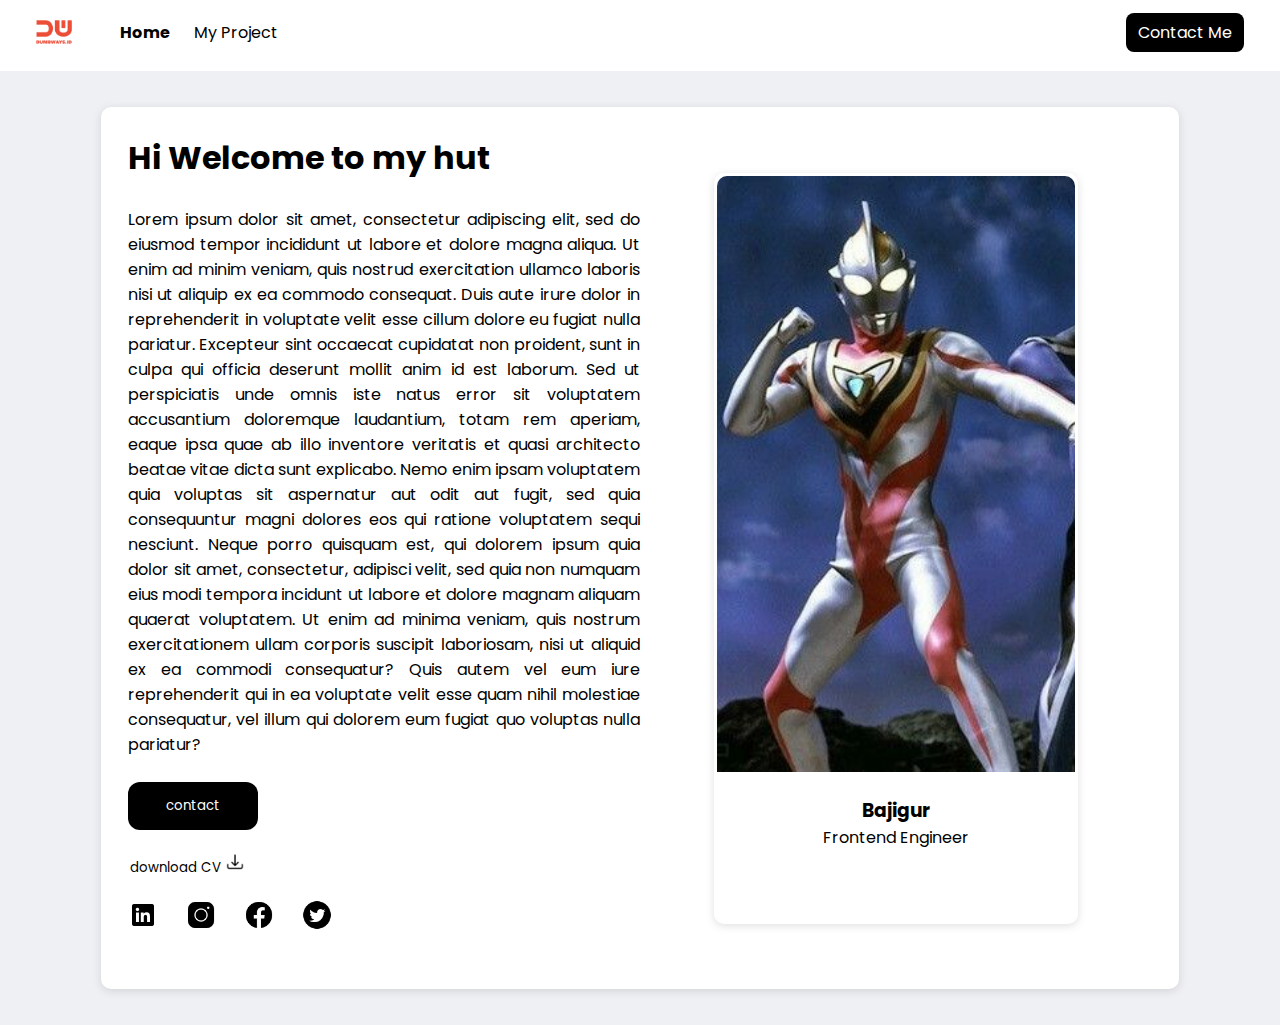
<file: index.html>
<!DOCTYPE html>
<html lang="en">
  <head>
    <meta charset="UTF-8" />
    <meta http-equiv="X-UA-Compatible" content="IE=edge" />
    <meta name="viewport" content="width=device-width, initial-scale=1.0" />
    <link
      rel="stylesheet"
      href="https://cdnjs.cloudflare.com/ajax/libs/font-awesome/6.4.0/css/all.min.css"
      integrity="sha512-iecdLmaskl7CVkqkXNQ/ZH/XLlvWZOJyj7Yy7tcenmpD1ypASozpmT/E0iPtmFIB46ZmdtAc9eNBvH0H/ZpiBw=="
      crossorigin="anonymous"
      referrerpolicy="no-referrer"
    />
    <link rel="stylesheet" href="css/style.css" />
    <title>Portfolio Website</title>
  </head>
  <body style="background-color: rgb(238, 240, 243)">
    <nav>
      <div>
        <img src="assets/logo.png" alt="" width="36px" />
      </div>
      <div class="nav-left">
        <ul>
          <li class="item-collapse">
            <a href="index.html" class="active">Home</a>
          </li>
          <li class="item-collapse"><a href="blog.html">My Project</a></li>
        </ul>
      </div>
      <div class="nav-right item-collapse">
        <a href="contact.html">Contact Me</a>
      </div>
      <div class="nav-right" id="barsmenu">
        <button
          style="background-color: transparent; border: none; cursor: pointer"
          onclick="openHamburger()"
        >
          <i class="fa-2x fa-solid fa-bars"></i>
        </button>
      </div>
    </nav>
    <div class="hamburger-nav-container" id="hamburger-nav-container">
      <a href="index.html" class="hamburger-active">Home</a>
      <a href="blog.html">My Project</a>
      <div class="button-contact-hamburger">
        <a href="contact.html">Contact Me</a>
      </div>
    </div>
    <main>
      <div
        class="container"
        style="
          margin: 36px auto;
          padding: 24px;
          width: 80%;
          border-style: solid;
          border-color: transparent;
          border-radius: 10px;
          background-color: white;
          box-shadow: rgba(99, 99, 99, 0.2) 0px 2px 8px 0px;
          display: flex;
        "
      >
        <div class="container-left">
          <h1>Hi Welcome to my hut</h1>
          <br />
          <p style="text-align: justify">
            Lorem ipsum dolor sit amet, consectetur adipiscing elit, sed do
            eiusmod tempor incididunt ut labore et dolore magna aliqua. Ut enim
            ad minim veniam, quis nostrud exercitation ullamco laboris nisi ut
            aliquip ex ea commodo consequat. Duis aute irure dolor in
            reprehenderit in voluptate velit esse cillum dolore eu fugiat nulla
            pariatur. Excepteur sint occaecat cupidatat non proident, sunt in
            culpa qui officia deserunt mollit anim id est laborum. Sed ut
            perspiciatis unde omnis iste natus error sit voluptatem accusantium
            doloremque laudantium, totam rem aperiam, eaque ipsa quae ab illo
            inventore veritatis et quasi architecto beatae vitae dicta sunt
            explicabo. Nemo enim ipsam voluptatem quia voluptas sit aspernatur
            aut odit aut fugit, sed quia consequuntur magni dolores eos qui
            ratione voluptatem sequi nesciunt. Neque porro quisquam est, qui
            dolorem ipsum quia dolor sit amet, consectetur, adipisci velit, sed
            quia non numquam eius modi tempora incidunt ut labore et dolore
            magnam aliquam quaerat voluptatem. Ut enim ad minima veniam, quis
            nostrum exercitationem ullam corporis suscipit laboriosam, nisi ut
            aliquid ex ea commodi consequatur? Quis autem vel eum iure
            reprehenderit qui in ea voluptate velit esse quam nihil molestiae
            consequatur, vel illum qui dolorem eum fugiat quo voluptas nulla
            pariatur?
          </p>
          <br />

          <div class="button-group">
            <div>
              <button class="button-contact">contact</button>
            </div>
            <div class="download-cv">
              <button class="download-button">
                download CV
                <img
                  src="assets/icons8-download-48.png"
                  alt=""
                  width="20px"
                  height="20px"
                />
              </button>
            </div>
          </div>

          <div class="sosmed-container">
            <img
              src="assets/icons8-linkedin-30.png"
              alt=""
              width="30px"
              height="30px"
              style="margin-right: 24px"
            />
            <img
              src="assets/icons8-instagram-50.png"
              alt=""
              width="30px"
              height="30px"
              style="margin-right: 24px"
            />
            <img
              src="assets/icons8-facebook-50.png"
              alt=""
              width="30px"
              height="30px"
              style="margin-right: 24px"
            />
            <img
              src="assets/icons8-twitter-circled-50.png"
              alt=""
              width="30px"
              height="30px"
              style="margin-right: 24px"
            />
          </div>
          <br />
        </div>
        <div class="container-right">
          <div class="profile-container">
            <div class="ultra-img"></div>
            <div style="padding: 24px 0; text-align: center" class="about">
              <h3>Bajigur</h3>
              <p>Frontend Engineer</p>
            </div>
          </div>
        </div>
      </div>
    </main>
    <script src="js/index.js"></script>
  </body>
</html>
</file>
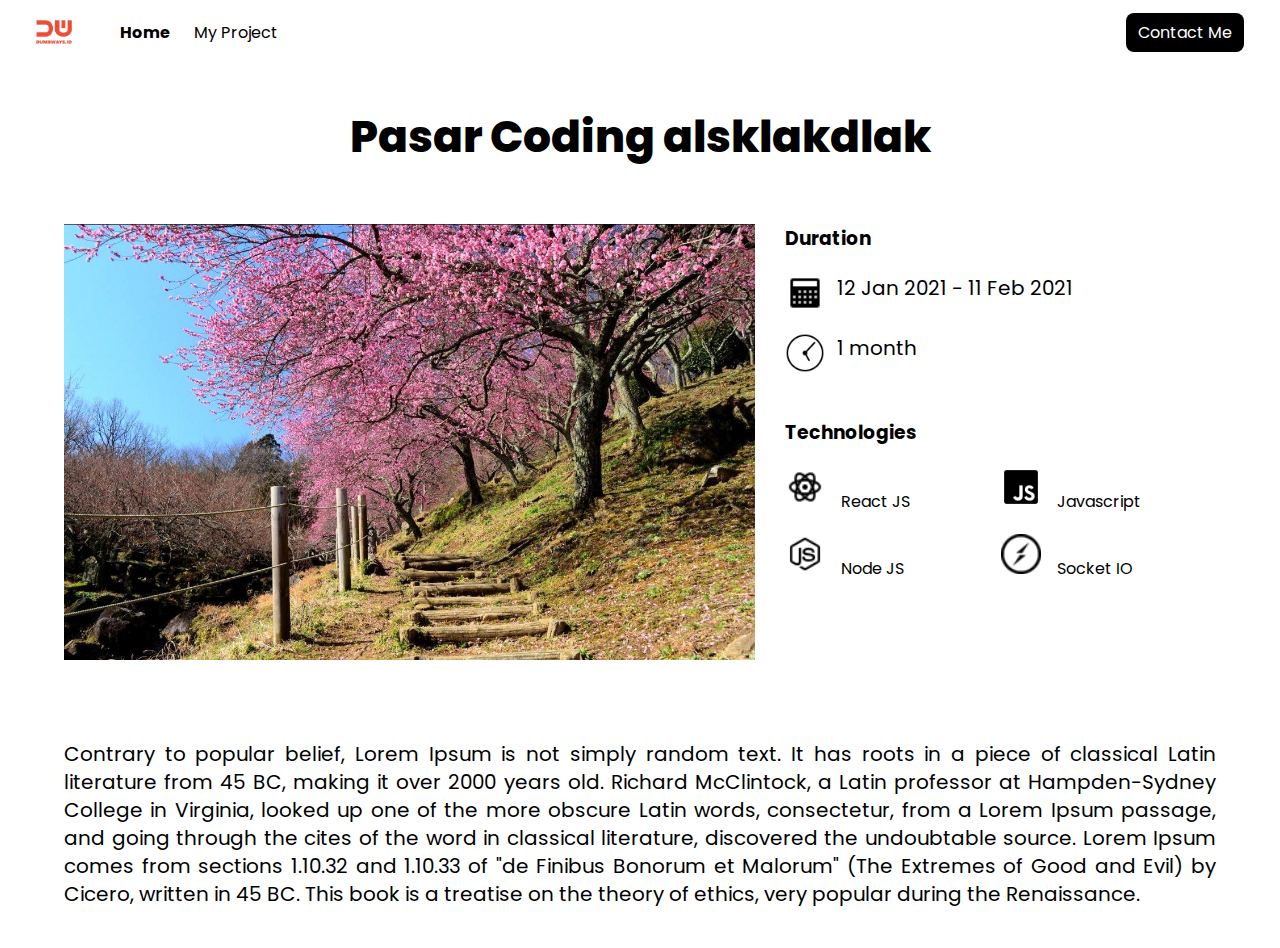
<file: blog-detail.html>
<!DOCTYPE html>
<html lang="en">
  <head>
    <meta charset="UTF-8" />
    <meta http-equiv="X-UA-Compatible" content="IE=edge" />
    <meta name="viewport" content="width=device-width, initial-scale=1.0" />
    <link
      rel="stylesheet"
      href="https://cdnjs.cloudflare.com/ajax/libs/font-awesome/6.4.0/css/all.min.css"
      integrity="sha512-iecdLmaskl7CVkqkXNQ/ZH/XLlvWZOJyj7Yy7tcenmpD1ypASozpmT/E0iPtmFIB46ZmdtAc9eNBvH0H/ZpiBw=="
      crossorigin="anonymous"
      referrerpolicy="no-referrer"
    />
    <link rel="stylesheet" href="css/blog.css" />
    <link rel="stylesheet" href="css/style.css" />
    <title>Blog Detail</title>
  </head>
  <body>
    <nav>
      <div>
        <img src="assets/logo.png" alt="" width="36px" />
      </div>
      <div class="nav-left">
        <ul>
          <li class="item-collapse">
            <a href="index.html" class="active">Home</a>
          </li>
          <li class="item-collapse"><a href="blog.html">My Project</a></li>
        </ul>
      </div>
      <div class="nav-right item-collapse">
        <a href="contact.html">Contact Me</a>
      </div>
      <div class="nav-right" id="barsmenu">
        <button
          style="background-color: transparent; border: none; cursor: pointer"
          onclick="openHamburger()"
        >
          <i class="fa-2x fa-solid fa-bars"></i>
        </button>
      </div>
    </nav>

    <div class="hamburger-nav-container" id="hamburger-nav-container">
      <a href="index.html" class="hamburger-active">Home</a>
      <a href="blog.html">My Project</a>
      <div class="button-contact-hamburger">
        <a href="contact.html">Contact Me</a>
      </div>
    </div>

    <div class="blog-detail">
      <div class="blog-detail-container" id="blog-detail-contents">
        <h1>Pasar Coding alsklakdlak</h1>
        <div class="blog-detail-header">
          <img src="assets/blog-img.jpg" alt="" />
          <div class="blog-detail-status">
            <div class="blog-duration">
              <h3 class="blog-duration-title">Duration</h3>
              <div class="detail blog-duration-date">
                <img src="assets/icons8-date-30.png" alt="" />
                <span>12 Jan 2021 - 11 Feb 2021</span>
              </div>
              <div class="detail blog-duration-hour">
                <img src="assets/icons8-clock-50.png" alt="" width="30px" />
                <span>1 month</span>
              </div>
            </div>
            <br />
            <div class="blog-tech">
              <h3>Technologies</h3>
              <div class="blog-tech-row">
                <div class="detail-tech reactJs">
                  <img src="assets/icons8-react-30.png" alt="" />
                  <span>React JS</span>
                </div>
                <div class="detail-tech JS">
                  <img
                    src="assets/icons8-javascript-50.png"
                    alt=""
                    width="30px"
                  />
                  <span>Javascript</span>
                </div>
                <div class="detail-tech NodeJs">
                  <img src="assets/icons8-node-js-32.png" alt="" width="30px" />
                  <span>Node JS</span>
                </div>
                <div class="detail-tech socketIO">
                  <img
                    src="assets/socket_io_logo_icon_144874.png"
                    alt=""
                    width="30px"
                  />
                  <span>Socket IO</span>
                </div>
              </div>
            </div>
          </div>
        </div>
        <p class="content-detail">
          Contrary to popular belief, Lorem Ipsum is not simply random text. It
          has roots in a piece of classical Latin literature from 45 BC, making
          it over 2000 years old. Richard McClintock, a Latin professor at
          Hampden-Sydney College in Virginia, looked up one of the more obscure
          Latin words, consectetur, from a Lorem Ipsum passage, and going
          through the cites of the word in classical literature, discovered the
          undoubtable source. Lorem Ipsum comes from sections 1.10.32 and
          1.10.33 of "de Finibus Bonorum et Malorum" (The Extremes of Good and
          Evil) by Cicero, written in 45 BC. This book is a treatise on the
          theory of ethics, very popular during the Renaissance.
        </p>
      </div>
    </div>
    <script src="js/blog-detail.js"></script>
    <script src="js/index.js"></script>
  </body>
</html>
</file>
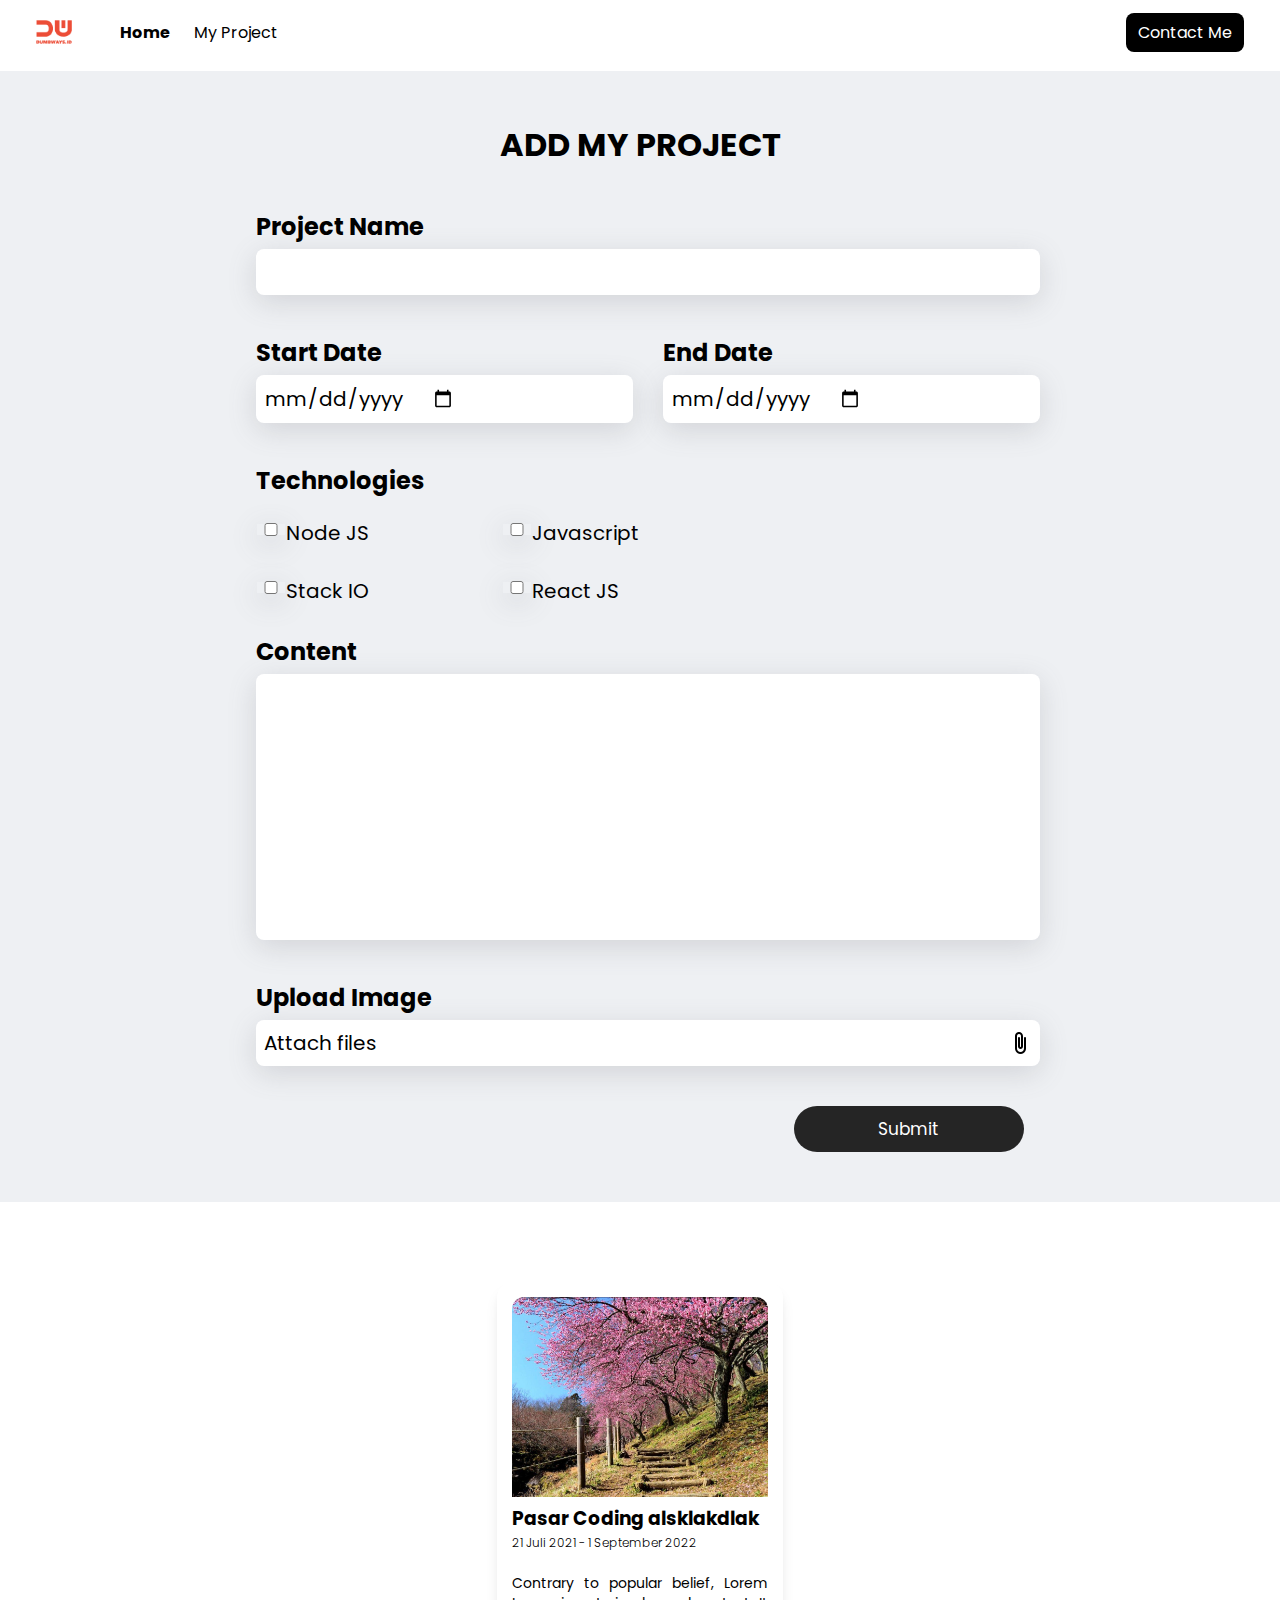
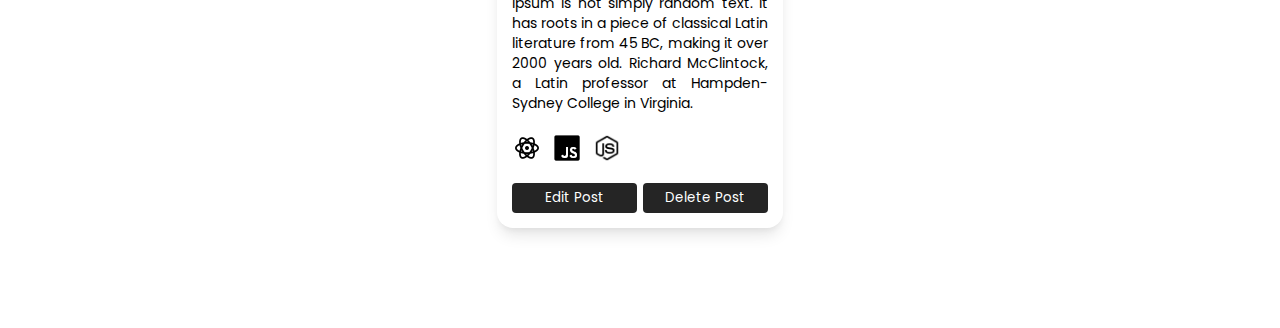
<file: blog.html>
<!DOCTYPE html>
<html lang="en">
  <head>
    <meta charset="UTF-8" />
    <meta http-equiv="X-UA-Compatible" content="IE=edge" />
    <meta name="viewport" content="width=device-width, initial-scale=1.0" />
    <link
      rel="stylesheet"
      href="https://cdnjs.cloudflare.com/ajax/libs/font-awesome/6.4.0/css/all.min.css"
      integrity="sha512-iecdLmaskl7CVkqkXNQ/ZH/XLlvWZOJyj7Yy7tcenmpD1ypASozpmT/E0iPtmFIB46ZmdtAc9eNBvH0H/ZpiBw=="
      crossorigin="anonymous"
      referrerpolicy="no-referrer"
    />
    <link rel="stylesheet" href="css/style.css" />
    <link rel="stylesheet" href="css/blog.css" />
    <title>Blog Page</title>
  </head>
  <body>
    <nav>
      <div>
        <img src="assets/logo.png" alt="" width="36px" />
      </div>
      <div class="nav-left">
        <ul>
          <li class="item-collapse">
            <a href="index.html" class="active">Home</a>
          </li>
          <li class="item-collapse"><a href="blog.html">My Project</a></li>
        </ul>
      </div>
      <div class="nav-right item-collapse">
        <a href="contact.html">Contact Me</a>
      </div>
      <div class="nav-right" id="barsmenu">
        <button
          style="background-color: transparent; border: none; cursor: pointer"
          onclick="openHamburger()"
        >
          <i class="fa-2x fa-solid fa-bars"></i>
        </button>
      </div>
    </nav>
    <div class="hamburger-nav-container" id="hamburger-nav-container">
      <a href="index.html" class="hamburger-active">Home</a>
      <a href="blog.html">My Project</a>
      <div class="button-contact-hamburger">
        <a href="contact.html">Contact Me</a>
      </div>
    </div>
    <div class="blog">
      <div class="blog-form">
        <div class="form-container">
          <form action="" onsubmit="addBlog(event)">
            <h1>ADD MY PROJECT</h1>
            <div>
              <label for="input-blog-title"> Project Name </label>
              <input type="text" name="" id="input-blog-title" />
            </div>
            <div class="input-date-project">
              <div class="input-date-start">
                <label for="input-blog-start-date"> Start Date </label>
                <input type="date" name="" id="input-blog-start-date" />
              </div>
              <div class="input-date-end">
                <label for="input-end-date"> End Date </label>
                <input type="date" name="" id="input-end-date" />
              </div>
            </div>
            <div class="input-tech-group">
              <label for="" class="title">Technologies</label>
              <div class="input-check-tech">
                <div class="check">
                  <input
                    type="checkbox"
                    id="tech1"
                    value="Node JS"
                    name="techStack"
                  />
                  <label for="tech1">Node JS</label>
                </div>
                <div class="check">
                  <input
                    type="checkbox"
                    id="tech2"
                    value="Javascript"
                    name="techStack"
                  />
                  <label for="tech2">Javascript</label>
                </div>
                <div class="check">
                  <input
                    type="checkbox"
                    id="tech3"
                    value="Stack IO"
                    name="techStack"
                  />
                  <label for="tech3">Stack IO</label>
                </div>
                <div class="check">
                  <input
                    type="checkbox"
                    id="tech4"
                    value="React JS"
                    name="techStack"
                  />
                  <label for="tech4">React JS</label>
                </div>
              </div>
            </div>
            <div>
              <label for="input-blog-content">Content</label>
              <textarea
                name=""
                id="input-blog-content"
                cols="30"
                rows="10"
              ></textarea>
            </div>
            <div>
              <label for="">Upload Image</label>
              <div class="input-label-image-group">
                <label for="input-blog-image"
                  ><p>Attach files</p>
                  <img src="assets/icons8-attachment-24.png" alt=""
                /></label>
                <input type="file" name="" id="input-blog-image" hidden />
              </div>
            </div>
            <div class="button-group-submit">
              <button>Submit</button>
            </div>
          </form>
        </div>
      </div>
      <div class="blog-list" id="contents">
        <div class="blog-list-item">
          <div class="blog-image">
            <img src="assets/blog-img.jpg" alt="" />
          </div>
          <div class="blog-content">
            <div>
              <h3>
                <a href="blog-detail.html" target="_blank"
                  >Pasar Coding alsklakdlak</a
                >
              </h3>
              <div class="detail-blog-contain">
                21 Juli 2021 - 1 September 2022
              </div>
              <p>
                Contrary to popular belief, Lorem Ipsum is not simply random
                text. It has roots in a piece of classical Latin literature from
                45 BC, making it over 2000 years old. Richard McClintock, a
                Latin professor at Hampden-Sydney College in Virginia.
              </p>
            </div>
            <div class="icon-group">
              <img src="assets/icons8-react-30.png" alt="" width="30px" /><img
                src="assets/icons8-javascript-50.png"
                alt=""
                width="30px"
              />
              <img src="assets/icons8-node-js-32.png" alt="" width="30px" />
            </div>
            <div class="btn-group">
              <button class="btn">Edit Post</button>
              <button class="btn">Delete Post</button>
            </div>
          </div>
        </div>
      </div>
    </div>
    <script src="js/blog.js"></script>
    <script src="js/index.js"></script>
  </body>
</html>
</file>
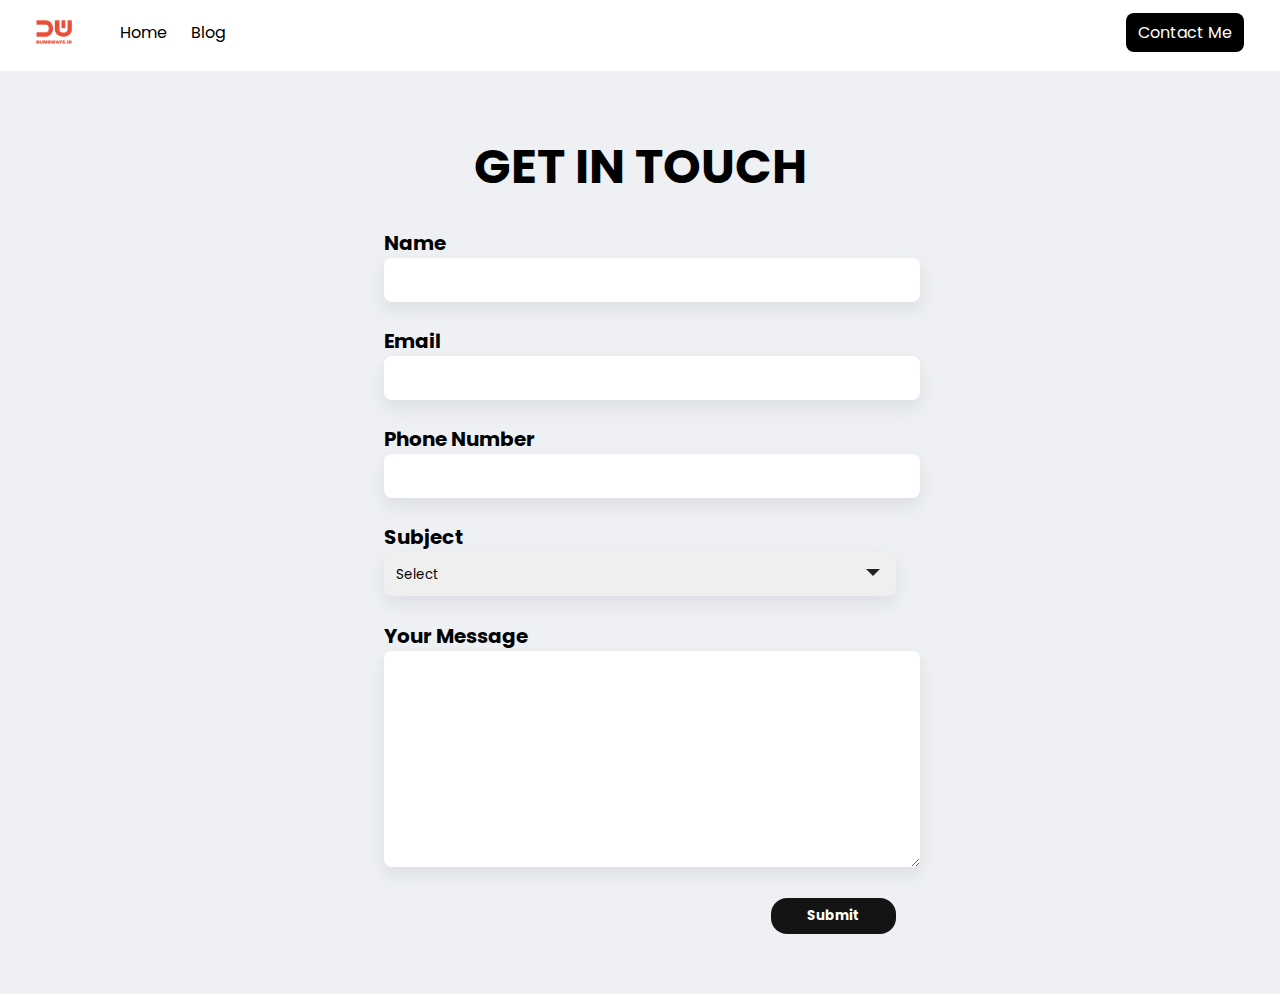
<file: contact.html>
<!DOCTYPE html>
<html lang="en">
  <head>
    <meta charset="UTF-8" />
    <meta http-equiv="X-UA-Compatible" content="IE=edge" />
    <meta name="viewport" content="width=device-width, initial-scale=1.0" />
    <link rel="stylesheet" href="css/contact.css" />
    <title>Portfolio Website</title>
  </head>
  <body>
    <nav>
      <div>
        <img src="assets/logo.png" alt="" width="36px" />
      </div>
      <div class="nav-left">
        <ul>
          <li><a href="index.html">Home</a></li>
          <li><a href="blog.html">Blog</a></li>
        </ul>
      </div>
      <div class="nav-right">
        <a href="#">Contact Me</a>
      </div>
    </nav>
    <main>
      <div class="container">
        <h1>GET IN TOUCH</h1>
        <br />
        <form action="">
          <label for="nama">Name</label><br />
          <input type="text" name="" id="nama" />
          <br />
          <label for="email">Email</label><br />
          <input type="email" name="" id="email" />
          <br />
          <label for="noHp">Phone Number</label><br />
          <input type="number" name="" id="noHp" />
          <br />
          <label class="label-subject"
            >Subject <br />
            <select name="" id="subject">
              <option value="" hidden>Select</option>
              <option value="0">Frontend</option>
              <option value="1">Backend</option>
              <option value="2">Fullstack</option>
            </select></label
          ><br />

          <br />
          <label for="message">Your Message</label><br />
          <textarea name="" id="message" cols="30" rows="10"></textarea>
          <div class="button-sub">
            <button type="button" onclick="submitData()">Submit</button>
          </div>
        </form>
      </div>
    </main>
    <script src="js/contact.js"></script>
  </body>
</html>
</file>
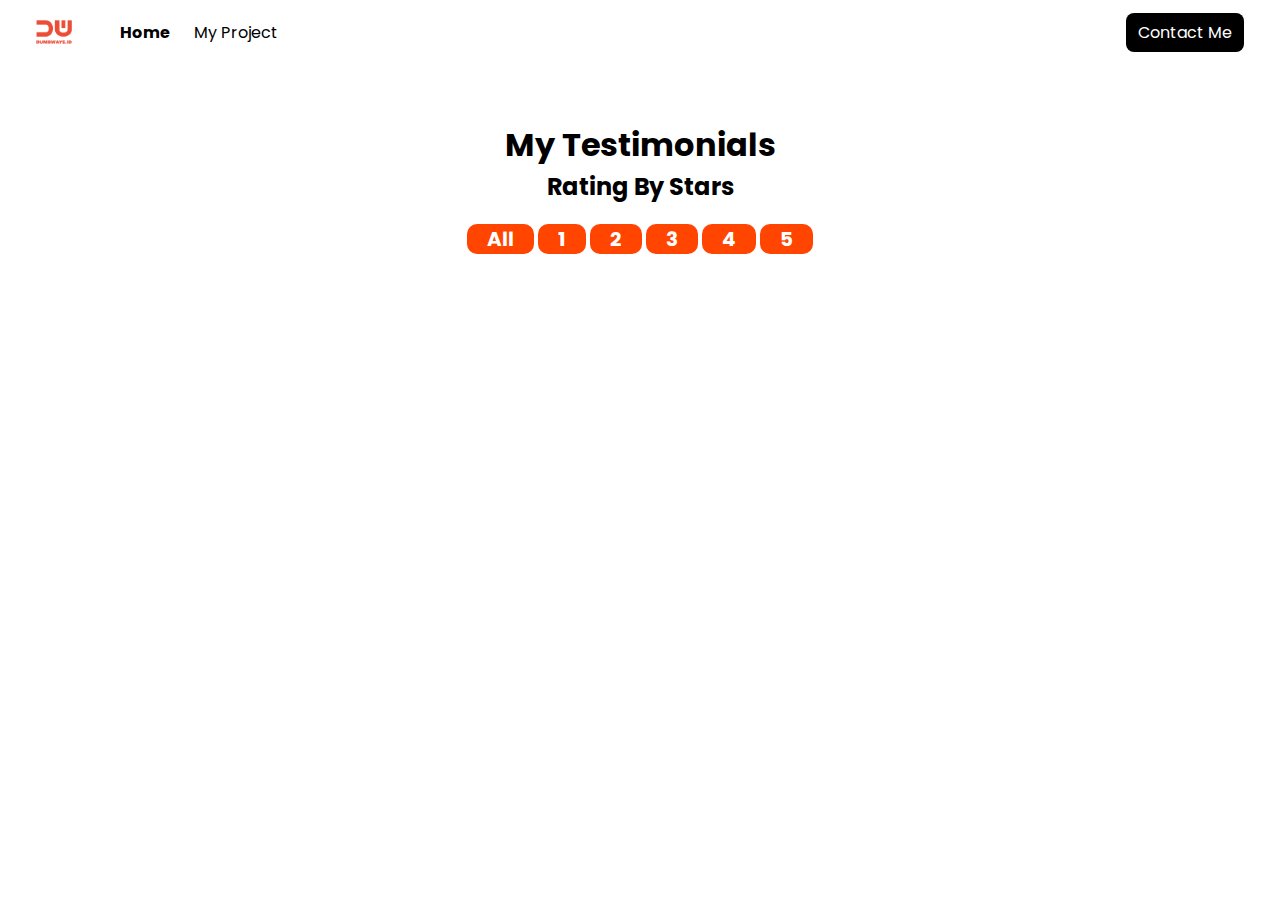
<file: testimonial.html>
<!DOCTYPE html>
<html lang="en">
  <head>
    <meta charset="UTF-8" />
    <meta http-equiv="X-UA-Compatible" content="IE=edge" />
    <meta name="viewport" content="width=device-width, initial-scale=1.0" />
    <link
      rel="stylesheet"
      href="https://cdnjs.cloudflare.com/ajax/libs/font-awesome/6.4.0/css/all.min.css"
      integrity="sha512-iecdLmaskl7CVkqkXNQ/ZH/XLlvWZOJyj7Yy7tcenmpD1ypASozpmT/E0iPtmFIB46ZmdtAc9eNBvH0H/ZpiBw=="
      crossorigin="anonymous"
      referrerpolicy="no-referrer"
    />
    <link rel="stylesheet" href="css/style.css" />
    <link rel="stylesheet" href="css/testimonial.css" />
    <title>Document</title>
  </head>
  <body>
    <nav>
      <div>
        <img src="assets/logo.png" alt="" width="36px" />
      </div>
      <div class="nav-left">
        <ul>
          <li class="item-collapse">
            <a href="index.html" class="active">Home</a>
          </li>
          <li class="item-collapse"><a href="blog.html">My Project</a></li>
        </ul>
      </div>
      <div class="nav-right item-collapse">
        <a href="contact.html">Contact Me</a>
      </div>
      <div class="nav-right" id="barsmenu">
        <button
          style="background-color: transparent; border: none; cursor: pointer"
          onclick="openHamburger()"
        >
          <i class="fa-2x fa-solid fa-bars"></i>
        </button>
      </div>
    </nav>
    <div class="hamburger-nav-container" id="hamburger-nav-container">
      <a href="index.html" class="hamburger-active">Home</a>
      <a href="blog.html">My Project</a>
      <div class="button-contact-hamburger">
        <a href="contact.html">Contact Me</a>
      </div>
    </div>
    <div class="container">
      <h1>My Testimonials</h1>
      <div class="container-rating">
        <h2>Rating By Stars</h2>
        <div class="rating">
          <button class="rating-btn" onclick="getAllTestimonials()">All</button>
          <button class="rating-btn" onclick="getFilteredTestimonials(1)">
            1 <i class="fa-solid fa-star"></i>
          </button>
          <button class="rating-btn" onclick="getFilteredTestimonials(2)">
            2 <i class="fa-solid fa-star"></i>
          </button>
          <button class="rating-btn" onclick="getFilteredTestimonials(3)">
            3 <i class="fa-solid fa-star"></i>
          </button>
          <button class="rating-btn" onclick="getFilteredTestimonials(4)">
            4 <i class="fa-solid fa-star"></i>
          </button>
          <button class="rating-btn" onclick="getFilteredTestimonials(5)">
            5 <i class="fa-solid fa-star"></i>
          </button>
        </div>
      </div>
      <section class="testimonials" id="testimonials">
        <!-- <div class="testimonial">
          <img
            src="assets/images/profile/profile.png"
            alt=""
            class="profile-testimonial"
          />
          <p class="quote">
            Lorem ipsum dolor sit amet, consectetur adipiscing elit. Nullam eget
            lectus eu libero venenatis gravida eget vel odio.
          </p>
          <p class="author">- Abel Dustin</p>
        </div>

        <div class="testimonial">
          <img
            src="assets/images/profile/profile.png"
            alt=""
            class="profile-testimonial"
          />
          <p class="quote">
            Lorem ipsum dolor sit amet, consectetur adipiscing elit. Nullam eget
            lectus eu libero venenatis gravida eget vel odio.
          </p>
          <p class="author">- Abel Dustin</p>
        </div>

        <div class="testimonial">
          <img
            src="assets/images/profile/profile.png"
            alt=""
            class="profile-testimonial"
          />
          <p class="quote">
            Lorem ipsum dolor sit amet, consectetur adipiscing elit. Nullam eget
            lectus eu libero venenatis gravida eget vel odio.
          </p>
          <p class="author">- Abel Dustin</p>
        </div> -->
      </section>
    </div>
    <script src="js/index.js"></script>
    <script src="js/ajax.js"></script>
  </body>
</html>
</file>
<file: css/style.css>
@import url("https://fonts.googleapis.com/css2?family=Poppins&display=swap");

* {
  font-family: "Poppins", sans-serif;
  text-decoration: none;
  padding: 0;
  margin: 0;
}

nav {
  display: flex;
  background-color: white;
  padding: 20px 36px;
}

nav ul {
  display: flex;
  list-style: none;
}

nav ul li {
  margin-right: 24px;
}

a {
  color: black;
}

.active {
  font-weight: bolder;
}

.nav-left {
  flex: 50%;
  margin-left: 48px;
}

.nav-right {
  flex: 50%;
  text-align: end;
}

.nav-right a {
  background-color: black;
  color: white;
  padding: 8px 12px;
  border-radius: 8px;
}

.container-left {
  flex: 50%;
  flex-direction: column;
}

.container-right {
  flex: 50%;
  display: flex;
  justify-content: center;
  align-items: center;
}

#barsmenu {
  display: none;
}

.hamburger-nav-container {
  font-size: 23px;
  list-style-type: none;
  display: none;
}

.hamburger-nav-container a {
  font-size: 16px;
  font-weight: 500;
  text-decoration: none;
  color: black;
  background-color: #c7c7c7;
  display: flex;
  align-items: center;
  justify-content: center;
  padding: 20px;
}

.hamburger-nav-container .hamburger-active {
  text-decoration: none;
  color: black;
  background-color: #c7c7c7;
  display: flex;
  align-items: center;
  justify-content: center;
  padding: 10px;
}

.button-contact-hamburger {
  display: flex;
  justify-content: center;
  background-color: #c7c7c7;
  padding: 10px;
}

.button-contact-hamburger a {
  width: 25%;
  background-color: black;
  color: white;
  padding: 8px 12px;
  border-radius: 8px;
}

.ultra-img {
  height: 80%;
  background-image: url(../assets/ultraman.jpg);
  background-size: cover;
  background-repeat: no-repeat;
  border-radius: 10px 10px 0 0;
}

.button-group {
  display: flex;
  flex-direction: column;
}

.download-cv {
  margin-bottom: 20px;
}

.button-contact {
  cursor: pointer;
  background-color: black;
  color: white;
  border-radius: 12px;
  padding: 12px 36px;
  border-color: transparent;
  margin-bottom: 20px;
}

.download-button {
  cursor: pointer;
  background-color: transparent;
  color: black;
  border-color: transparent;
}

.profile-container {
  width: 70%;
  height: 90%;
  border-style: solid;
  border-color: transparent;
  border-radius: 10px;
  background-color: white;
  box-shadow: rgba(99, 99, 99, 0.2) 0px 2px 8px 0px;
}

.sosmed-container {
  text-align: left;
}

@media only screen and (max-width: 768px) {
  .container {
    width: 100%;
    flex-direction: column;
  }

  .container-left {
    flex: 50%;
    display: flex;
    justify-content: center;
  }

  .container-right {
    flex: 100%;
    margin-left: 0;
  }

  .ultra-img {
    background-size: cover;
    background-repeat: no-repeat;
    border-radius: 10px 10px 0 0;
    background-image: url(../assets/ultraman.jpg);
    height: 300px;
  }

  .item-collapse {
    display: none;
  }

  #barsmenu {
    display: block;
  }

  .button-group {
    display: flex;
    flex-direction: row;
    justify-content: space-around;
    margin-bottom: 20px;
  }

  .sosmed-container {
    text-align: center;
  }
}
</file>
<file: css/blog.css>
.blog-form {
  padding: 50px 0;
  display: flex;
  justify-content: center;
  background-color: rgb(238, 240, 243);
}

.blog-form .form-container {
  width: 60%;
  display: flex;
  flex-direction: column;
  justify-content: center;
}

.blog-form .form-container h1 {
  text-align: center;
  margin-bottom: 40px;
}

.blog-form form label {
  font-size: 24px;
  font-weight: bold;
}

.blog-form form input,
textarea {
  width: 100%;
  display: flex;
  font-size: 20px;
  font-weight: 400;
  padding: 8px;
  margin: 5px 0px 40px 0;
  background: #ffffff;
  border: none;
  border-radius: 8px;
  resize: none;
  box-shadow: rgba(100, 100, 111, 0.2) 0px 7px 29px 0px;
}

.input-date-project {
  display: flex;
  justify-content: space-between;
}

.input-date-start,
.input-date-end {
  width: 47%;
}

.input-check-tech {
  display: flex;
  width: 80%;
  flex-wrap: wrap;
  margin-top: 20px;
}

.input-check-tech .check {
  display: flex;
  width: 40%;
}

.input-check-tech .check input {
  width: 30px;
}

.input-check-tech .check label {
  font-weight: normal;
  font-size: 20px;
}

.blog-form form textarea {
  height: 250px;
}

.blog-form form .input-label-image-group {
  width: 100%;
  font-size: 20px;
  font-weight: 400;
  padding: 8px;
  margin-top: 5px;
  margin-bottom: 20px;
  background: #ffffff;
  border: none;
  border-radius: 8px;
  cursor: pointer;
  box-shadow: rgba(100, 100, 111, 0.2) 0px 7px 29px 0px;
}

.blog-form form .input-label-image-group label p {
  font-size: 20px;
  font-weight: normal;
}

.blog-form form .input-label-image-group label {
  cursor: pointer;
  display: flex;
  align-items: center;
  justify-content: space-between;
}

#input-blog-image {
  display: none;
}

.blog-form form .button-group-submit {
  text-align: right;
}

.button-group-submit button {
  width: 30%;
  margin-top: 20px;
  padding: 10px 50px;
  font-size: 17px;
  background-color: #252525;
  border-radius: 28px;
  border: none;
  color: #fff;
  cursor: pointer;
}

.blog .line {
  border: 1px solid #dbdbdb;
  width: 80%;
  margin-left: auto;
  margin-right: auto;
}

.blog .blog-list {
  margin-top: 80px;
  margin-bottom: 80px;
  display: flex;
  flex-wrap: wrap;
  align-items: center;
  flex-direction: row;
  background-color: white;
  justify-content: space-evenly;
}

.blog .blog-list .blog-list-item {
  width: 20%;
  padding: 15px;
  margin-bottom: 20px;
  border-radius: 16px;
  box-shadow: rgba(0, 0, 0, 0.1) 0px 10px 15px -3px,
    rgba(0, 0, 0, 0.05) 0px 4px 6px -2px;
}

.blog .blog-list .blog-list-item .blog-image img {
  width: 100%;
  height: 200px;
  border-top-left-radius: 12px;
  border-top-right-radius: 12px;
  object-fit: cover;
}

.blog .blog-list .blog-list-item .blog-content {
  flex: 1;
}

.blog .blog-list .btn-group {
  width: 100%;
  margin-top: 20px;
  display: flex;
  justify-content: space-between;
}

.blog-list .icon-group {
  display: flex;
  margin-top: 20px;
}

.blog-list .icon-group img {
  width: 30px;
  margin-right: 10px;
}

.blog-list h1 a {
  text-decoration: none;
  color: black;
}

.blog-list .detail-blog-contain {
  font-weight: 300;
  font-size: 12px;
  line-height: 20px;
}

.blog-list-item p {
  margin-top: 20px;
  font-weight: normal;
  font-size: 14px;
  line-height: 20px;
  text-align: justify;
}

.btn-group .btn {
  width: 49%;
  padding: 5px 10px;
  border: none;
  border-radius: 4px;
  background: #252525;
  color: white;
}

.blog-detail {
  display: flex;
  justify-content: center;
}

.blog-detail-container {
  width: 90%;
  margin: 40px 0;
}

.blog-detail-container img {
  width: 60%;
  object-fit: cover;
}

.blog-detail-container h1 {
  text-align: center;
  font-style: normal;
  font-weight: 800;
  font-size: 44px;
  line-height: 120%;
  margin-bottom: 60px;
}

.blog-detail-container .author {
  font-weight: 100;
  font-size: 20px;
  line-height: 120%;
  margin-bottom: 20px;
}

.blog-detail-container p {
  margin-top: 40px;
  font-style: normal;
  font-weight: normal;
  font-size: 20px;
  line-height: 140%;
  text-align: justify;
}

.blog-detail-header {
  display: flex;
  justify-content: space-around;
  margin-bottom: 80px;
}

.blog-detail-status {
  width: 40%;
  margin-left: 30px;
}

.blog-detail-status img {
  width: 40px;
  margin-right: 12px;
}

.blog-detail-status .detail {
  display: flex;
  margin: 20px 0;
}

.blog-detail-status .detail span {
  font-size: 20px;
}

.blog-tech-row {
  margin-top: 20px;
  display: flex;
  justify-content: space-between;
  flex-wrap: wrap;
  row-gap: 20px;
}

.blog-tech-row .detail-tech {
  width: 50%;
}

@media only screen and (max-width: 768px) {
  .blog-form .form-container {
    width: 80%;
  }

  .input-check-tech {
    width: 100%;
  }

  .input-check-tech .check {
    width: 50%;
  }

  .button-group-submit button {
    flex-direction: row;
    width: 40%;
  }

  .blog .blog-list .blog-list-item {
    width: 40%;
  }

  .blog-detail-header {
    flex-direction: column;
  }

  .blog-detail-header > img {
    width: 100%;
  }

  .blog-detail-status {
    width: 80%;
    margin-top: 20px;
  }

  .content-detail {
    font-size: 14px;
  }
}
</file>
<file: css/contact.css>
@import url("https://fonts.googleapis.com/css2?family=Poppins&display=swap");

* {
  font-family: "Poppins", sans-serif;
  text-decoration: none;
  padding: 0;
  margin: 0;
}

body {
  background-color: rgb(238, 240, 243);
}

.container {
  margin: 36px auto;
  padding: 24px;
  width: 40%;
}

nav {
  display: flex;
  background-color: white;
  padding: 20px 36px;
}

nav ul {
  display: flex;
  list-style: none;
}

nav ul li {
  margin-right: 24px;
}

a {
  color: black;
}

.nav-left {
  flex: 50%;
  margin-left: 48px;
}

.nav-right {
  flex: 50%;
  text-align: end;
}

.nav-right a {
  background-color: black;
  color: white;
  padding: 8px 12px;
  border-radius: 8px;
}

main div h1 {
  text-align: center;
  font-size: 48px;
}

form {
  width: 100%;
}

label {
  font-size: 20px;
  font-weight: bold;
}

input,
textarea {
  width: 100%;
  margin-bottom: 24px;
  border-radius: 8px;
  border-style: none;
  padding: 0 12px;
  box-shadow: rgba(149, 157, 165, 0.2) 0px 8px 16px;
}

textarea {
  padding-top: 8px;
  padding-bottom: 8px;
}

input {
  height: 44px;
}

.label-subject {
  position: relative;
  display: inline-block;
  width: 100%;
}

.label-subject select {
  width: 100%;
  height: 44px;
  border-radius: 8px;
  border-style: none;
  box-shadow: rgba(149, 157, 165, 0.2) 0px 8px 16px;
  cursor: pointer;
  appearance: none;
  padding-left: 12px;
}

.label-subject::after {
  content: "";
  border-width: 7px;
  border-style: solid;
  border-color: transparent;
  border-top-color: #222;
  display: inline-block;
  position: absolute;
  right: 16px;
  bottom: 13px;
}

div.button-sub {
  display: flex;
  width: 100%;
  justify-content: end;
}

button {
  border-style: none;
  border-radius: 16px;
  background-color: rgb(20, 20, 20);
  padding: 8px 36px;
  color: white;
  font-weight: bold;
}
</file>
<file: css/testimonial.css>
.container {
  padding: 50px 0;
  display: flex;
  flex-direction: column;
  align-items: center;
}

.testimonials {
  display: flex;
  flex-wrap: wrap;
  justify-content: center;
  margin-top: 30px;
  width: 100%;
}

.testimonial {
  width: 25%;
  margin: 0 15px 30px 15px;
  padding: 20px;
  background-color: #fff;
  box-shadow: 0 0 10px rgba(0, 0, 0, 0.2);
}

.testimonial .profile-testimonial {
  height: 200px;
  width: 100%;
  object-fit: cover;
}

.quote {
  font-size: 16px;
  font-style: italic;
  line-height: 1.5;
  margin-bottom: 20px;
}

.author {
  font-weight: bold;
  text-align: right;
}

.container-rating {
  display: flex;
  flex-direction: column;
  align-items: center;
}

.rating-btn {
  margin: 20px 0;
  padding: 0 20px;
  font-size: 20px;
  font-weight: bold;
  background-color: orangered;
  color: white;
  cursor: pointer;
  border: none;
  border-radius: 10px;
}

@media only screen and (max-width: 900px) {
  .testimonial {
    width: 40%;
  }
}

@media only screen and (max-width: 700px) {
  .testimonial {
    width: 80%;
  }
}
</file>
